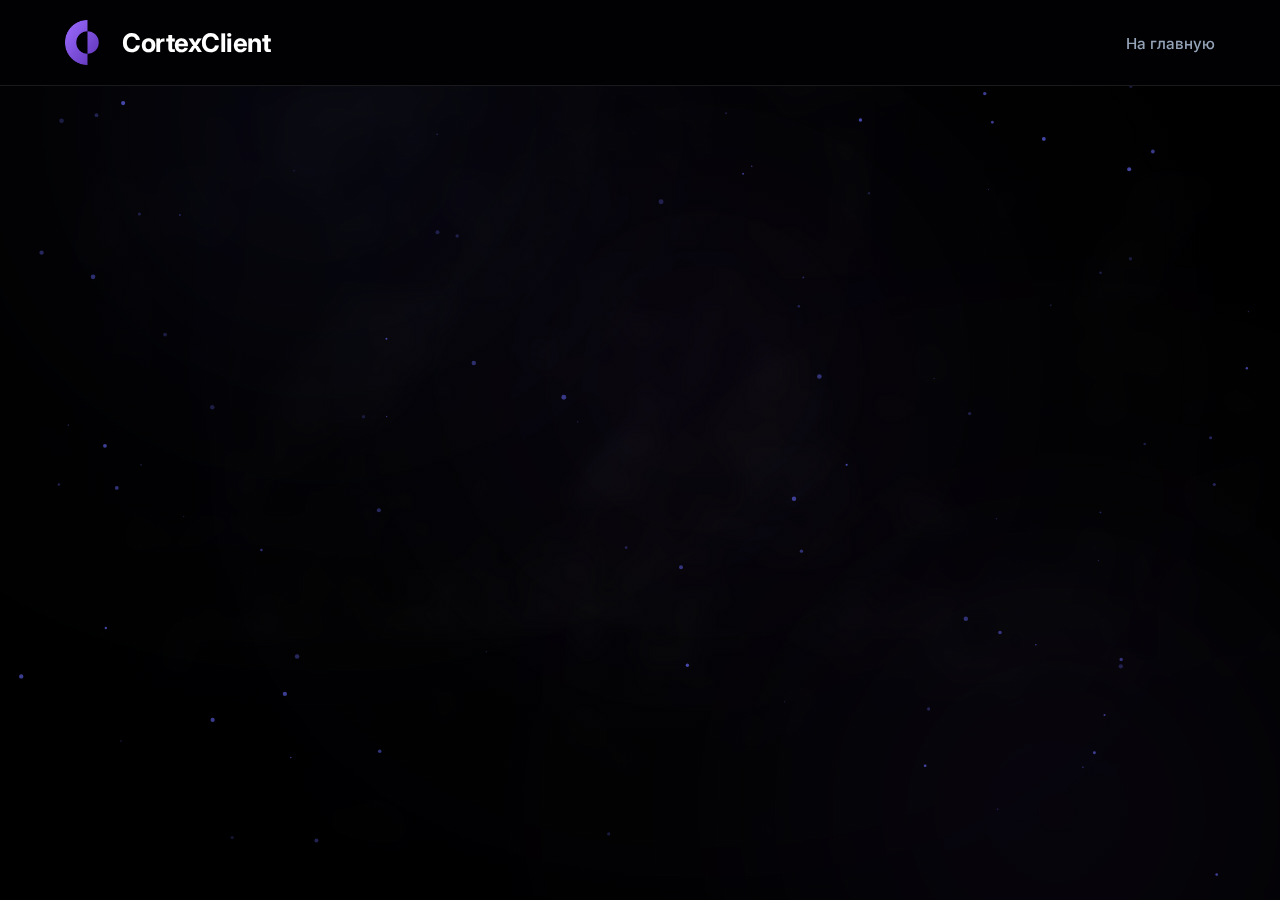
<file: auth.html>
<!DOCTYPE html>
<html lang="ru">
<head>
    <meta charset="UTF-8">
    <meta name="viewport" content="width=device-width, initial-scale=1.0">
    <title>Авторизация - CortexClient</title>
    <link rel="stylesheet" href="style.css">
    <style>
        /* Исправление наложения фона */
        #particles-canvas {
            position: fixed;
            top: 0;
            left: 0;
            width: 100%;
            height: 100%;
            z-index: -1;
            pointer-events: none;
        }

        .background-animation {
            position: fixed;
            top: 0;
            left: 0;
            width: 100%;
            height: 100%;
            z-index: -2;
            pointer-events: none;
        }

        header, .auth-container {
            position: relative;
            z-index: 10;
        }

        /* Стили для кастомной галочки (заглушка вместо капчи) */
        .remember-me {
            display: flex;
            align-items: center;
            gap: 10px;
            margin: 20px 0;
            cursor: pointer;
            color: var(--text-muted);
            font-size: 14px;
            user-select: none;
        }

            .remember-me input {
                display: none;
            }

        .checkbox-custom {
            width: 20px;
            height: 20px;
            border: 2px solid rgba(255, 255, 255, 0.1);
            border-radius: 6px;
            background: rgba(255, 255, 255, 0.05);
            position: relative;
            transition: all 0.3s ease;
        }

        .remember-me input:checked + .checkbox-custom {
            background: var(--primary-color);
            border-color: var(--primary-color);
            box-shadow: 0 0 10px var(--primary-color);
        }

        .checkbox-custom::after {
            content: '✓';
            position: absolute;
            top: 50%;
            left: 50%;
            transform: translate(-50%, -50%);
            color: white;
            font-size: 12px;
            display: none;
        }

        .remember-me input:checked + .checkbox-custom::after {
            display: block;
        }
    </style>
</head>
<body>
    <canvas id="particles-canvas"></canvas>
    <div class="background-animation">
        <div class="orb orb-1"></div>
        <div class="orb orb-2"></div>
        <div class="orb orb-3"></div>
    </div>

    <header>
        <div class="container">
            <nav>
                <a href="index.html" class="logo">
                    <img src="logo.png" alt="Cortex Logo">
                    CortexClient
                </a>
                <div class="nav-links">
                    <a href="index.html">На главную</a>
                </div>
            </nav>
        </div>
    </header>

    <div class="container auth-container">
        <div class="glass-panel auth-box">
            <h2 style="text-align: center; margin-bottom: 30px;">Вход в систему</h2>

            <form id="loginForm" action="#" method="POST">
                <div class="form-group">
                    <label for="login">Логин</label>
                    <input type="text" id="login" name="login" required placeholder="Введите логин">
                </div>

                <div class="form-group">
                    <label for="password">Пароль</label>
                    <input type="password" id="password" name="password" required placeholder="Введите пароль">
                </div>

                <label class="remember-me">
                    <input type="checkbox" id="remember">
                    <div class="checkbox-custom"></div>
                    Запомнить меня на этом устройстве
                </label>

                <button type="submit" class="btn btn-primary" style="width: 100%; margin-top: 10px;">Войти</button>
            </form>

            <div style="text-align: center; margin-top: 20px;">
                <span style="color: var(--text-muted);">Нет аккаунта?</span>
                <a href="register.html" style="color: var(--primary-color); text-decoration: none;">Регистрация</a>
            </div>
        </div>
    </div>

    <script>
        // --- АНИМАЦИЯ ЧАСТИЦ ---
        const canvas = document.getElementById('particles-canvas');
        const ctx = canvas.getContext('2d');
        let particlesArray = [];

        function resizeCanvas() {
        canvas.width = window.innerWidth;
        canvas.height = window.innerHeight;
        }

        window.addEventListener('resize', resizeCanvas);
        resizeCanvas();

        class Particle {
        constructor() {
        this.x = Math.random() * canvas.width;
        this.y = Math.random() * canvas.height;
        this.size = Math.random() * 2 + 0.5;
        this.speedX = Math.random() * 0.5 - 0.25;
        this.speedY = Math.random() * 0.5 - 0.25;
        this.opacity = Math.random() * 0.5 + 0.2;
        }
        update() {
        this.x += this.speedX;
        this.y += this.speedY;
        if (this.x > canvas.width) this.x = 0;
        else if (this.x < 0) this.x = canvas.width;
        if (this.y > canvas.height) this.y = 0;
        else if (this.y < 0) this.y = canvas.height;
        }
        draw() {
        ctx.fillStyle = `rgba(99, 102, 241, ${this.opacity})`;
        ctx.beginPath();
        ctx.arc(this.x, this.y, this.size, 0, Math.PI * 2);
        ctx.fill();
        }
        }

        function initParticles() {
        particlesArray = [];
        for (let i = 0; i < 100; i++) {
        particlesArray.push(new Particle());
        }
        }

        function animateParticles() {
        ctx.clearRect(0, 0, canvas.width, canvas.height);
        for (let i = 0; i < particlesArray.length; i++) {
        particlesArray[i].update();
        particlesArray[i].draw();
        }
        requestAnimationFrame(animateParticles);
        }
        initParticles();
        animateParticles();

        // --- ЛОГИКА ВХОДА ---
        document.getElementById('loginForm').addEventListener('submit', function(e) {
        e.preventDefault();

        const login = document.getElementById('login').value;
        const pass = document.getElementById('password').value;

        // Простая проверка заглушки (admin/admin)
        if (login === 'admin' && pass === 'admin') {
        localStorage.setItem('isLoggedIn', 'true');
        localStorage.setItem('currentUser', login);
        window.location.href = 'dashboard.html';
        } else {
        alert('Ошибка! Попробуйте Логин: admin, Пароль: admin');
        }
        });
    </script>
</body>
</html>
</file>
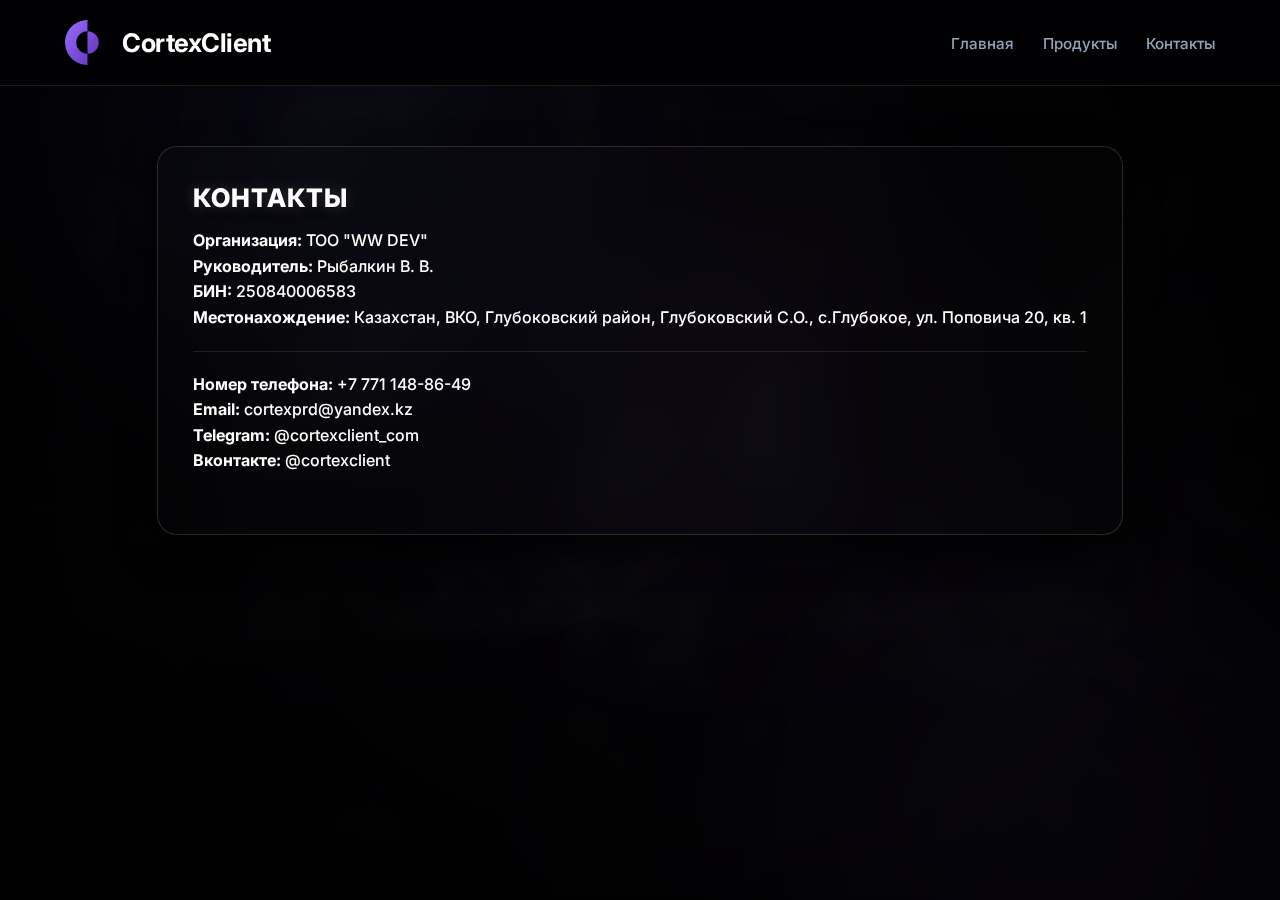
<file: contacts.html>
﻿<!DOCTYPE html>
<html lang="ru">
<head>
    <meta charset="UTF-8">
    <meta name="viewport" content="width=device-width, initial-scale=1.0">
    <title>Контакты — CortexClient</title>
    <link rel="stylesheet" href="style.css">
</head>
<body>
    <div class="background-animation">
        <div class="orb orb-1"></div>
        <div class="orb orb-2"></div>
        <div class="orb orb-3"></div>
    </div>

    <header>
        <div class="container">
            <nav>
                <a href="index.html" class="logo">
                    <img src="logo.png" alt="Logo">
                    CortexClient
                </a>
                <div class="nav-links">
                    <a href="index.html">Главная</a>
                    <a href="index.html#products">Продукты</a>
                    <a href="contacts.html">Контакты</a>
                </div>
            </nav>
        </div>
    </header>

    <main class="container" style="padding: 60px 25px; flex: 1;">
        <div class="glass-panel" style="opacity: 1; transform: translateY(0);">
            <h1 class="product-title">Контакты</h1>
            <div class="product-desc" style="color: #fff;">
                <p><strong>Организация:</strong> ТОО "WW DEV"</p>
                <p><strong>Руководитель:</strong> Рыбалкин В. В.</p>
                <p><strong>БИН:</strong> 250840006583</p>
                <p><strong>Местонахождение:</strong> Казахстан, ВКО, Глубоковский район, Глубоковский С.О., с.Глубокое, ул. Поповича 20, кв. 1</p>
                <hr style="margin: 20px 0; border: 0; border-top: 1px solid rgba(255,255,255,0.1);">
                <p><strong>Номер телефона:</strong> +7 771 148-86-49</p>
                <p><strong>Email:</strong> cortexprd@yandex.kz</p>
                <p><strong>Telegram:</strong> @cortexclient_com</p>
                <p><strong>Вконтакте:</strong> @cortexclient</p>
            </div>
        </div>
    </main>
</body>
</html>
</file>
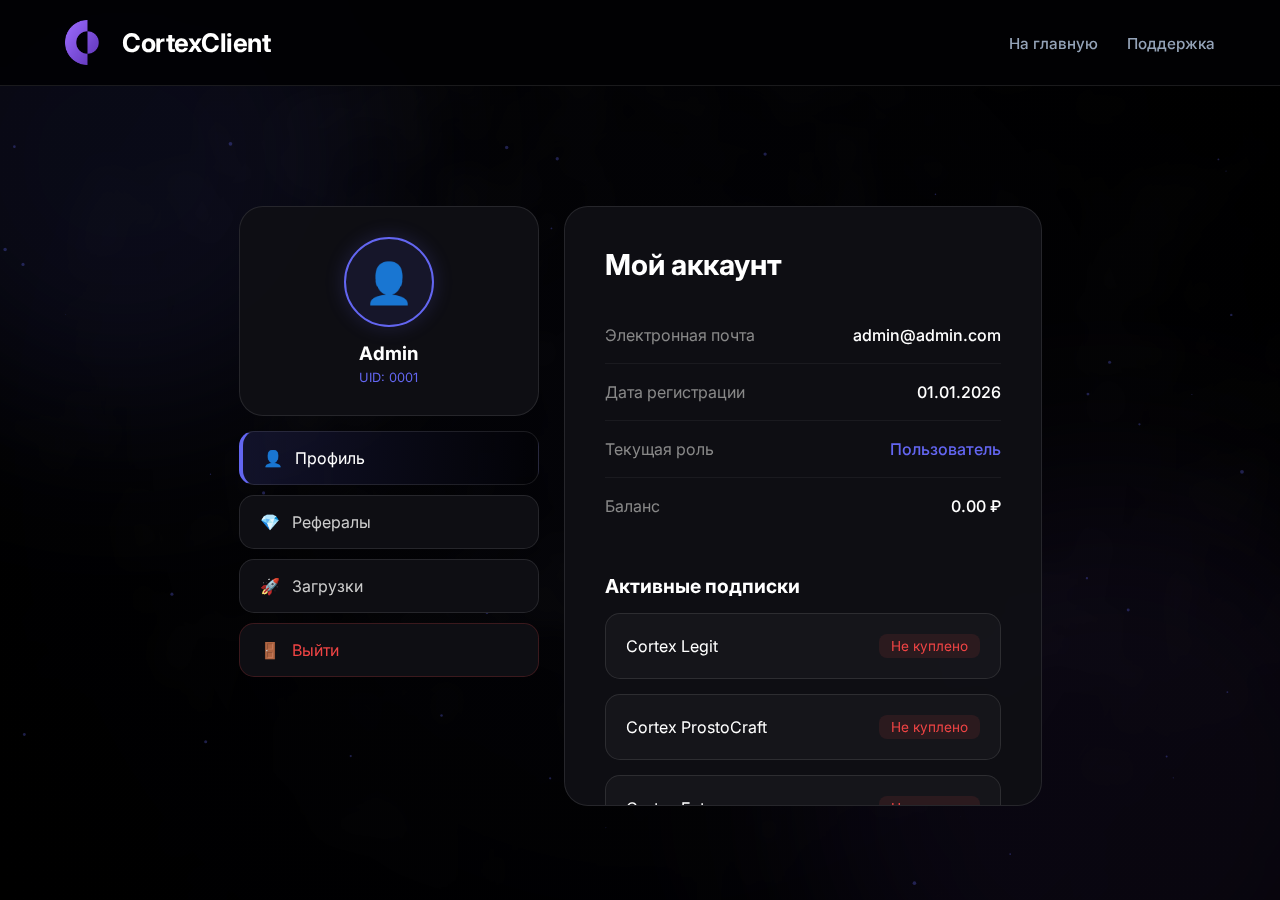
<file: dashboard.html>
﻿<!DOCTYPE html>
<html lang="ru">
<head>
    <meta charset="UTF-8">
    <meta name="viewport" content="width=device-width, initial-scale=1.0">
    <title>Личный кабинет - CortexClient</title>
    <link rel="stylesheet" href="style.css">
    <style>
        /* Интеграция стилей из index.html */
        :root {
            --primary-color: #6366f1;
            --accent-pink: #ff00ff;
            --panel-bg: rgba(15, 15, 20, 0.95);
            --panel-border: rgba(255, 255, 255, 0.1);
        }

        body {
            background-color: #050508;
            margin: 0;
            overflow-x: hidden;
            color: white;
        }

        /* Фоновые сферы как на главной */
        .background-animation {
            position: fixed;
            top: 0;
            left: 0;
            width: 100%;
            height: 100%;
            z-index: -2;
            background: radial-gradient(circle at 50% 50%, #0a0a15 0%, #050508 100%);
        }

        .orb {
            position: absolute;
            border-radius: 50%;
            filter: blur(80px);
            opacity: 0.3;
            mix-blend-mode: screen;
            animation: float-orb 20s infinite alternate ease-in-out;
        }

        .orb-1 {
            width: 500px;
            height: 500px;
            background: rgba(99, 102, 241, 0.3);
            top: -10%;
            left: -10%;
        }

        .orb-2 {
            width: 600px;
            height: 600px;
            background: rgba(139, 92, 246, 0.2);
            bottom: -20%;
            right: -10%;
        }

        @keyframes float-orb {
            0% {
                transform: translate(0, 0) scale(1);
            }

            100% {
                transform: translate(100px, 50px) scale(1.1);
            }
        }

        #particles-canvas {
            position: fixed;
            top: 0;
            left: 0;
            width: 100%;
            height: 100%;
            z-index: -1;
            pointer-events: none;
        }

        /* Контейнер личного кабинета */
        .dashboard-container {
            display: grid;
            grid-template-columns: 300px 1fr;
            gap: 25px;
            max-width: 1100px;
            margin: 120px auto 50px;
            padding: 0 20px;
            position: relative;
            z-index: 10;
        }

        /* Левая панель */
        .sidebar {
            display: flex;
            flex-direction: column;
            gap: 15px;
        }

        .profile-card {
            background: var(--panel-bg);
            border: 1px solid var(--panel-border);
            border-radius: 24px;
            padding: 30px;
            text-align: center;
            backdrop-filter: blur(10px);
        }

        .avatar-circle {
            width: 90px;
            height: 90px;
            background: rgba(99, 102, 241, 0.1);
            border: 2px solid var(--primary-color);
            border-radius: 50%;
            margin: 0 auto 15px;
            display: flex;
            align-items: center;
            justify-content: center;
            font-size: 40px;
            box-shadow: 0 0 20px rgba(99, 102, 241, 0.2);
        }

        .nav-menu {
            display: flex;
            flex-direction: column;
            gap: 10px;
        }

        .nav-item {
            background: var(--panel-bg);
            border: 1px solid var(--panel-border);
            padding: 16px 20px;
            border-radius: 15px;
            color: #ccc;
            cursor: pointer;
            transition: 0.3s;
            display: flex;
            align-items: center;
            gap: 12px;
            text-decoration: none;
            backdrop-filter: blur(10px);
        }

            .nav-item:hover {
                border-color: var(--primary-color);
                color: white;
                transform: translateX(5px);
            }

            .nav-item.active {
                background: linear-gradient(90deg, rgba(99, 102, 241, 0.15), transparent);
                border-left: 4px solid var(--primary-color);
                color: white;
            }

        .btn-exit {
            color: #ef4444;
            border-color: rgba(239, 68, 68, 0.2);
        }

            .btn-exit:hover {
                border-color: #ef4444;
                background: rgba(239, 68, 68, 0.05);
            }

        /* Правая панель (ФИКСИРОВАННАЯ ВЫСОТА) */
        .content-panel {
            background: var(--panel-bg);
            border: 1px solid var(--panel-border);
            border-radius: 24px;
            height: 600px; /* Фиксированный размер */
            padding: 40px;
            overflow-y: auto;
            backdrop-filter: blur(10px);
            position: relative;
        }

            /* Тонкий скроллбара */
            .content-panel::-webkit-scrollbar {
                width: 4px;
            }

            .content-panel::-webkit-scrollbar-thumb {
                background: var(--primary-color);
                border-radius: 10px;
            }

        .tab-content {
            display: none;
        }

            .tab-content.active {
                display: block;
                animation: fadeIn 0.5s ease forwards;
            }

        @keyframes fadeIn {
            from {
                opacity: 0;
                transform: translateY(10px);
            }

            to {
                opacity: 1;
                transform: translateY(0);
            }
        }

        /* Элементы внутри контента */
        .data-row {
            display: flex;
            justify-content: space-between;
            padding: 18px 0;
            border-bottom: 1px solid rgba(255,255,255,0.05);
        }

        .data-label {
            color: #888;
        }

        .data-value {
            font-weight: 500;
        }

        .sub-box {
            background: rgba(255, 255, 255, 0.03);
            border: 1px solid var(--panel-border);
            border-radius: 15px;
            padding: 20px;
            margin-top: 15px;
            display: flex;
            justify-content: space-between;
            align-items: center;
        }

        .status-tag {
            font-size: 0.85rem;
            padding: 4px 12px;
            border-radius: 8px;
            background: rgba(239, 68, 68, 0.1);
            color: #ef4444;
        }

        /* Стилизация инпутов под стиль сайта */
        .dash-input {
            width: 100%;
            background: rgba(255, 255, 255, 0.05);
            border: 1px solid var(--panel-border);
            padding: 15px;
            border-radius: 12px;
            color: white;
            margin-top: 25px;
            outline: none;
        }

            .dash-input:focus {
                border-color: var(--primary-color);
            }

        .full-btn {
            width: 100%;
            margin-top: 15px;
            padding: 16px;
            font-size: 1rem;
            font-weight: 700;
        }
    </style>
</head>
<body>
    <canvas id="particles-canvas"></canvas>

    <div class="background-animation">
        <div class="orb orb-1"></div>
        <div class="orb orb-2"></div>
    </div>

    <header>
        <div class="container">
            <nav>
                <a href="index.html" class="logo">
                    <img src="logo.png" alt="Cortex Logo">
                    CortexClient
                </a>
                <div class="nav-links">
                    <a href="index.html">На главную</a>
                    <a href="https://t.me/cortexclient_com" target="_blank">Поддержка</a>
                </div>
            </nav>
        </div>
    </header>

    <div class="dashboard-container">
        <div class="sidebar">
            <div class="profile-card">
                <div class="avatar-circle">👤</div>
                <h3 id="userNameDisplay">Admin</h3>
                <p style="color: #6366f1; font-size: 0.8rem; margin-top: 5px;">UID: 0001</p>
            </div>

            <div class="nav-menu">
                <div class="nav-item active" onclick="openTab(event, 'profile')"><span>👤</span> Профиль</div>
                <div class="nav-item" onclick="openTab(event, 'referral')"><span>💎</span> Рефералы</div>
                <div class="nav-item" onclick="openTab(event, 'download')"><span>🚀</span> Загрузки</div>
                <a href="auth.html" class="nav-item btn-exit"><span>🚪</span> Выйти</a>
            </div>
        </div>

        <div class="content-panel">

            <div id="profile" class="tab-content active">
                <h2 style="font-size: 1.8rem; margin-bottom: 25px;">Мой аккаунт</h2>

                <div class="data-row">
                    <span class="data-label">Электронная почта</span>
                    <span class="data-value">admin@admin.com</span>
                </div>
                <div class="data-row">
                    <span class="data-label">Дата регистрации</span>
                    <span class="data-value">01.01.2026</span>
                </div>
                <div class="data-row">
                    <span class="data-label">Текущая роль</span>
                    <span class="data-value" style="color: var(--primary-color);">Пользователь</span>
                </div>
                <div class="data-row" style="border: none;">
                    <span class="data-label">Баланс</span>
                    <span class="data-value">0.00 ₽</span>
                </div>

                <h3 style="margin-top: 40px; font-size: 1.2rem;">Активные подписки</h3>

                <div class="sub-box">
                    <span>Cortex Legit</span>
                    <span class="status-tag">Не куплено</span>
                </div>

                <div class="sub-box">
                    <span>Cortex ProstoCraft</span>
                    <span class="status-tag">Не куплено</span>
                </div>

                <div class="sub-box">
                    <span>Cortex Extreme</span>
                    <span class="status-tag">Не куплено</span>
                </div>

                <input type="text" class="dash-input" placeholder="Введите лицензионный ключ">
                <button class="btn btn-primary full-btn">Активировать</button>
            </div>

            <div id="referral" class="tab-content">
                <h2>Реферальная система</h2>
                <p style="color: #888; margin: 15px 0 30px;">Зарабатывайте, приглашая новых пользователей.</p>

                <div class="sub-box" style="background: rgba(99, 102, 241, 0.05); border-color: var(--primary-color);">
                    <div>
                        <div style="font-size: 0.8rem; color: #aaa;">Ваш промокод</div>
                        <div style="font-size: 1.2rem; font-weight: 700; color: #fff;">CORTEX-0001</div>
                    </div>
                    <button class="btn btn-secondary" style="padding: 8px 15px; font-size: 0.8rem;">Копировать</button>
                </div>

                <div style="display: grid; grid-template-columns: 1fr 1fr; gap: 20px; margin-top: 25px;">
                    <div class="sub-box" style="flex-direction: column; align-items: flex-start; gap: 10px;">
                        <span style="color: #888; font-size: 0.8rem;">Всего приглашено</span>
                        <span style="font-size: 1.5rem; font-weight: 700;">0</span>
                    </div>
                    <div class="sub-box" style="flex-direction: column; align-items: flex-start; gap: 10px;">
                        <span style="color: #888; font-size: 0.8rem;">Доступно к выводу</span>
                        <span style="font-size: 1.5rem; font-weight: 700; color: #00ff88;">0.00 ₽</span>
                    </div>
                </div>
            </div>

            <div id="download" class="tab-content" style="text-align: center; padding-top: 40px;">
                <div style="font-size: 4rem; margin-bottom: 20px;">📦</div>
                <h2>Скачать лоадер</h2>
                <p style="color: #888; max-width: 400px; margin: 15px auto 30px;">Для использования DLC необходимо скачать и запустить наш официальный лоадер.</p>

                <div style="background: rgba(255,255,255,0.02); border: 1px dashed var(--panel-border); padding: 30px; border-radius: 20px;">
                    <p style="margin-bottom: 20px;">Последняя версия: <b>Alpha</b></p>
                    <button class="btn btn-primary" style="padding: 15px 40px;">Скачать для Windows</button>
                </div>
            </div>

        </div>
    </div>

    <script>
        // Переключение вкладок
        function openTab(evt, tabName) {
        const contents = document.getElementsByClassName("tab-content");
        for (let i = 0; i < contents.length; i++) contents[i].classList.remove("active");

        const items = document.getElementsByClassName("nav-item");
        for (let i = 0; i < items.length; i++) items[i].classList.remove("active");

        document.getElementById(tabName).classList.add("active");
        evt.currentTarget.classList.add("active");
        }

        // Частицы (код с твоей главной страницы)
        const canvas = document.getElementById('particles-canvas');
        const ctx = canvas.getContext('2d');
        let particlesArray = [];
        function resizeCanvas() { canvas.width = window.innerWidth; canvas.height = window.innerHeight; }
        window.addEventListener('resize', resizeCanvas);
        resizeCanvas();

        class Particle {
        constructor() {
        this.x = Math.random() * canvas.width;
        this.y = Math.random() * canvas.height;
        this.size = Math.random() * 2;
        this.speedX = Math.random() * 0.5 - 0.25;
        this.speedY = Math.random() * 0.5 - 0.25;
        }
        update() {
        this.x += this.speedX; this.y += this.speedY;
        if (this.x > canvas.width) this.x = 0; else if (this.x < 0) this.x = canvas.width;
        if (this.y > canvas.height) this.y = 0; else if (this.y < 0) this.y = canvas.height;
        }
        draw() {
        ctx.fillStyle = 'rgba(99, 102, 241, 0.3)';
        ctx.beginPath(); ctx.arc(this.x, this.y, this.size, 0, Math.PI * 2); ctx.fill();
        }
        }

        function init() { for (let i = 0; i < 80; i++) particlesArray.push(new Particle()); }
        function animate() {
        ctx.clearRect(0, 0, canvas.width, canvas.height);
        particlesArray.forEach(p => { p.update(); p.draw(); });
        requestAnimationFrame(animate);
        }
        init(); animate();
    </script>
</body>
</html>
</file>
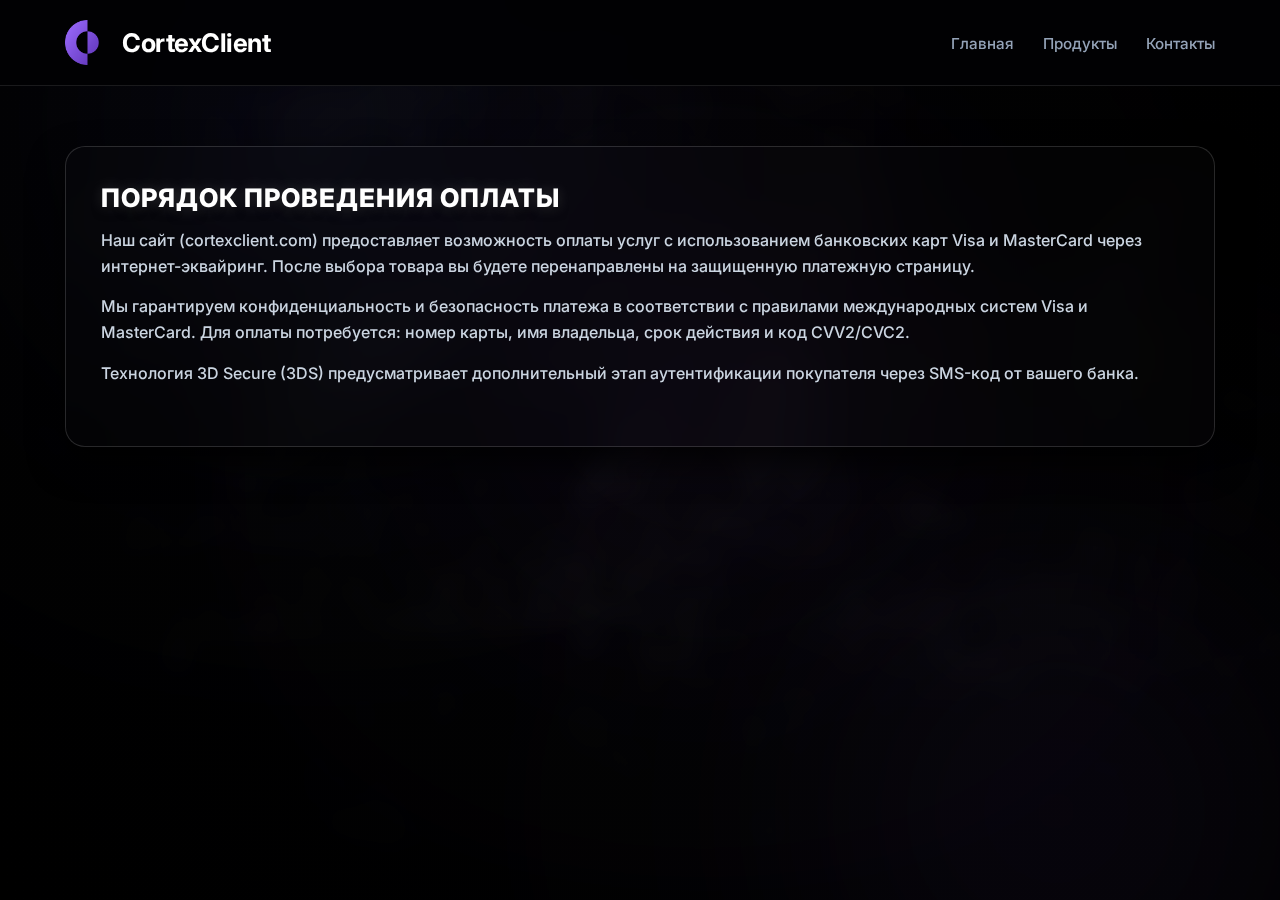
<file: payment.html>
﻿<!DOCTYPE html>
<html lang="ru">
<head>
    <meta charset="UTF-8">
    <meta name="viewport" content="width=device-width, initial-scale=1.0">
    <title>Оплата — CortexClient</title>
    <link rel="stylesheet" href="style.css">
</head>
<body>
    <div class="background-animation">
        <div class="orb orb-1"></div>
        <div class="orb orb-2"></div>
        <div class="orb orb-3"></div>
    </div>

    <header>
        <div class="container">
            <nav>
                <a href="index.html" class="logo">
                    <img src="logo.png" alt="Logo">
                    CortexClient
                </a>
                <div class="nav-links">
                    <a href="index.html">Главная</a>
                    <a href="index.html#products">Продукты</a>
                    <a href="contacts.html">Контакты</a>
                </div>
            </nav>
        </div>
    </header>

    <main class="container" style="padding: 60px 25px; flex: 1;">
        <div class="glass-panel" style="opacity: 1; transform: translateY(0);">
            <h1 class="product-title">Порядок проведения оплаты</h1>
            <div class="product-desc">
                <p>Наш сайт (cortexclient.com) предоставляет возможность оплаты услуг с использованием банковских карт Visa и MasterCard через интернет-эквайринг. После выбора товара вы будете перенаправлены на защищенную платежную страницу.</p>
                <p style="margin-top: 15px;">Мы гарантируем конфиденциальность и безопасность платежа в соответствии с правилами международных систем Visa и MasterCard. Для оплаты потребуется: номер карты, имя владельца, срок действия и код CVV2/CVC2.</p>
                <p style="margin-top: 15px;">Технология 3D Secure (3DS) предусматривает дополнительный этап аутентификации покупателя через SMS-код от вашего банка.</p>
            </div>
        </div>
    </main>
</body>
</html>
</file>
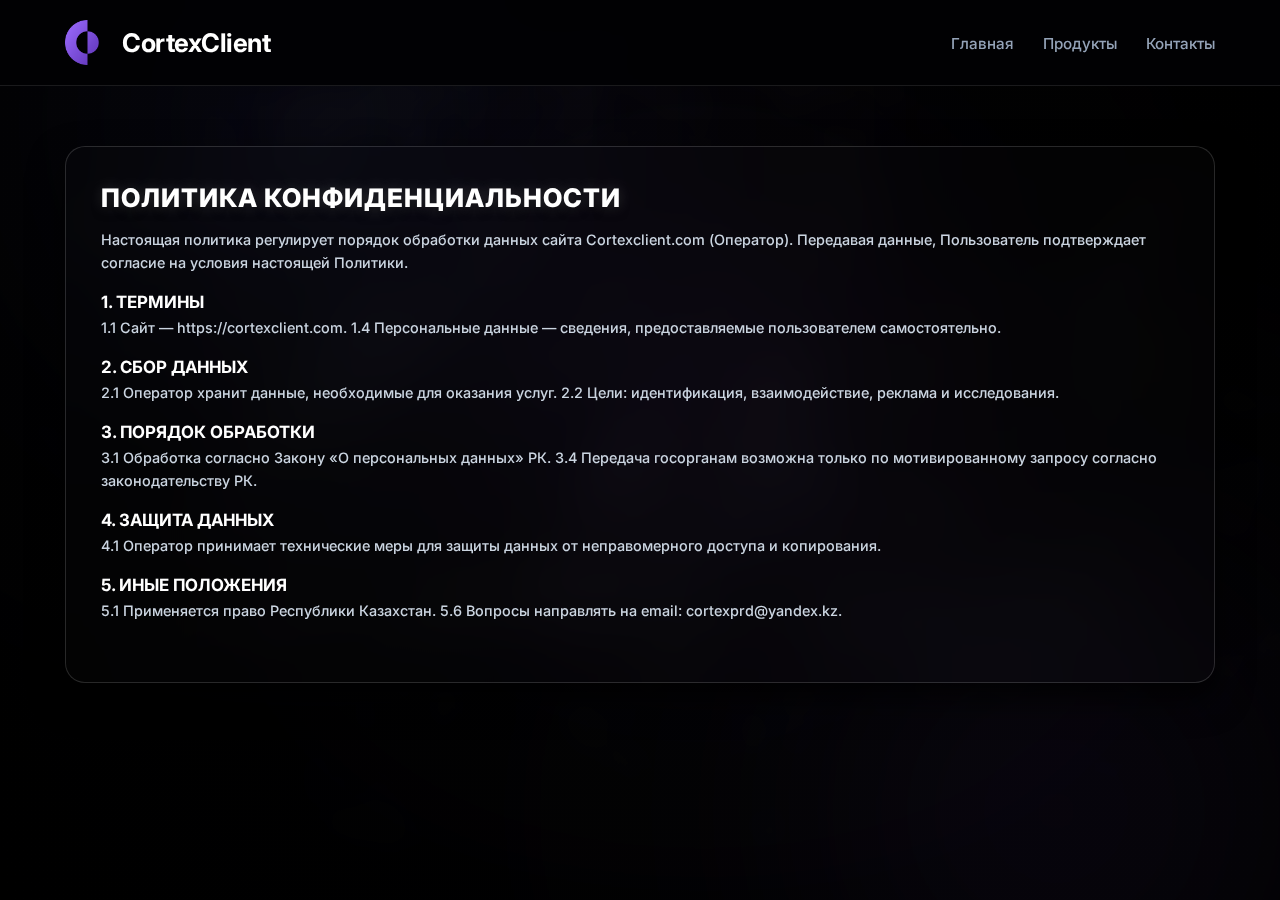
<file: privacy.html>
﻿<!DOCTYPE html>
<html lang="ru">
<head>
    <meta charset="UTF-8">
    <meta name="viewport" content="width=device-width, initial-scale=1.0">
    <title>Политика конфиденциальности — CortexClient</title>
    <link rel="stylesheet" href="style.css">
</head>
<body>
    <div class="background-animation">
        <div class="orb orb-1"></div>
        <div class="orb orb-2"></div>
        <div class="orb orb-3"></div>
    </div>

    <header>
        <div class="container">
            <nav>
                <a href="index.html" class="logo">
                    <img src="logo.png" alt="Logo">
                    CortexClient
                </a>
                <div class="nav-links">
                    <a href="index.html">Главная</a>
                    <a href="index.html#products">Продукты</a>
                    <a href="contacts.html">Контакты</a>
                </div>
            </nav>
        </div>
    </header>

    <main class="container" style="padding: 60px 25px; flex: 1;">
        <div class="glass-panel" style="opacity: 1; transform: translateY(0); max-height: 80vh; overflow-y: auto;">
            <h1 class="product-title">Политика конфиденциальности</h1>
            <div class="product-desc" style="font-size: 0.9rem;">
                <p>Настоящая политика регулирует порядок обработки данных сайта Cortexclient.com (Оператор). Передавая данные, Пользователь подтверждает согласие на условия настоящей Политики.</p>
                <h3 style="color:#fff; margin-top:15px;">1. ТЕРМИНЫ</h3>
                <p>1.1 Сайт — https://cortexclient.com. 1.4 Персональные данные — сведения, предоставляемые пользователем самостоятельно.</p>
                <h3 style="color:#fff; margin-top:15px;">2. СБОР ДАННЫХ</h3>
                <p>2.1 Оператор хранит данные, необходимые для оказания услуг. 2.2 Цели: идентификация, взаимодействие, реклама и исследования.</p>
                <h3 style="color:#fff; margin-top:15px;">3. ПОРЯДОК ОБРАБОТКИ</h3>
                <p>3.1 Обработка согласно Закону «О персональных данных» РК. 3.4 Передача госорганам возможна только по мотивированному запросу согласно законодательству РК.</p>
                <h3 style="color:#fff; margin-top:15px;">4. ЗАЩИТА ДАННЫХ</h3>
                <p>4.1 Оператор принимает технические меры для защиты данных от неправомерного доступа и копирования.</p>
                <h3 style="color:#fff; margin-top:15px;">5. ИНЫЕ ПОЛОЖЕНИЯ</h3>
                <p>5.1 Применяется право Республики Казахстан. 5.6 Вопросы направлять на email: cortexprd@yandex.kz.</p>
            </div>
        </div>
    </main>
</body>
</html>
</file>
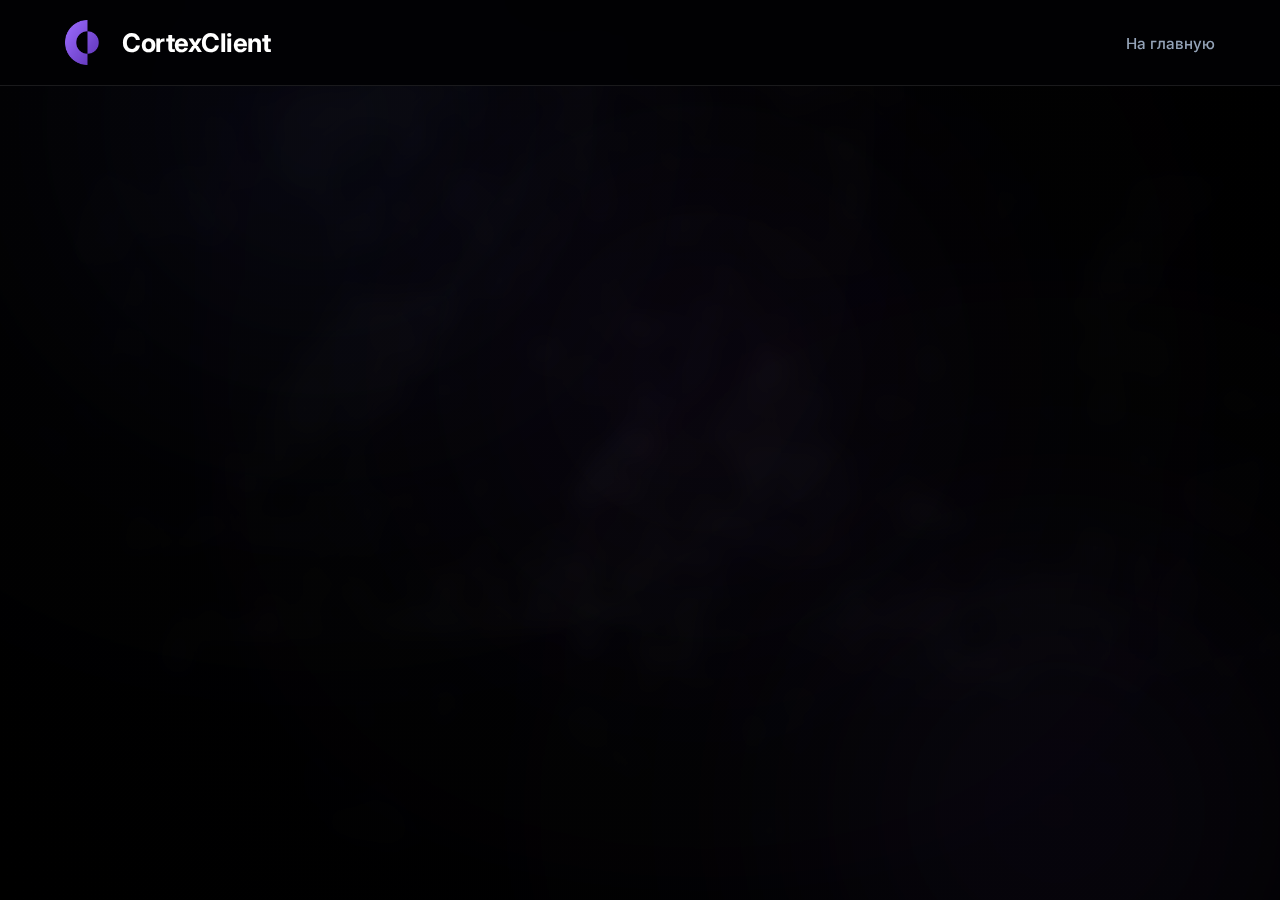
<file: register.html>
﻿<!DOCTYPE html>
<html lang="ru">
<head>
    <meta charset="UTF-8">
    <meta name="viewport" content="width=device-width, initial-scale=1.0">
    <title>Регистрация - CortexClient</title>
    <link rel="stylesheet" href="style.css">
    <script src="https://www.google.com/recaptcha/api.js" async defer></script>
</head>
<body>
    <div class="background-animation">
        <div class="orb orb-1"></div>
        <div class="orb orb-2"></div>
        <div class="orb orb-3"></div>
    </div>

    <header>
        <div class="container">
            <nav>
                <a href="index.html" class="logo">
                    <img src="logo.png" alt="Cortex Logo">
                    CortexClient
                </a>
                <div class="nav-links">
                    <a href="index.html">На главную</a>
                </div>
            </nav>
        </div>
    </header>

    <div class="container auth-container">
        <div class="glass-panel auth-box">
            <h2 style="text-align: center; margin-bottom: 30px;">Создать аккаунт</h2>

            <form action="#" method="POST">
                <div class="form-group">
                    <label for="reg-login">Придумайте логин</label>
                    <input type="text" id="reg-login" name="login" required placeholder="Введите логин">
                </div>

                <div class="form-group">
                    <label for="reg-email">Электронная почта</label>
                    <input type="email" id="reg-email" name="email" required placeholder="example@mail.com">
                </div>

                <div class="form-group">
                    <label for="reg-password">Придумайте пароль</label>
                    <input type="password" id="reg-password" name="password" required placeholder="Минимум 6 символов">
                </div>

                <div class="form-group">
                    <label for="confirm-password">Повторите пароль</label>
                    <input type="password" id="confirm-password" name="confirm-password" required placeholder="Введите пароль еще раз">
                </div>

                <div class="g-recaptcha" data-sitekey="6Ld_K28sAAAAAG4ZXkuF4DmTitZqwpVSvxOGKHPk" style="margin-bottom: 20px;"></div>

                <button type="submit" class="btn btn-primary" style="width: 100%;">Зарегистрироваться</button>
            </form>

            <div style="text-align: center; margin-top: 20px;">
                <span style="color: var(--text-muted);">Уже есть аккаунт?</span>
                <a href="auth.html" style="color: var(--primary-color); text-decoration: none;">Войти</a>
            </div>
        </div>
    </div>
</body>
</html>
</file>
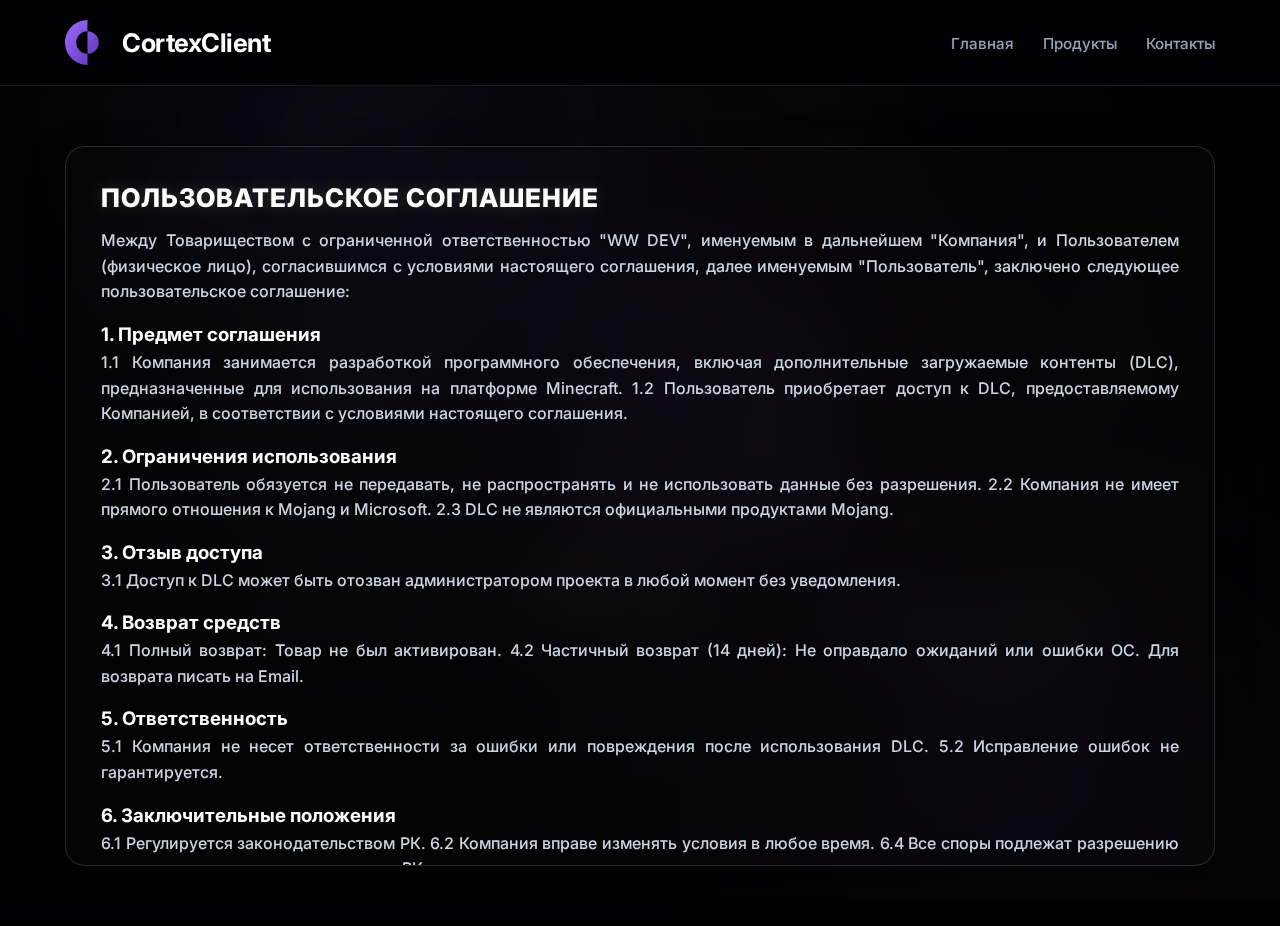
<file: terms.html>
﻿<!DOCTYPE html>
<html lang="ru">
<head>
    <meta charset="UTF-8">
    <meta name="viewport" content="width=device-width, initial-scale=1.0">
    <title>Договор оферты — CortexClient</title>
    <link rel="stylesheet" href="style.css">
</head>
<body>
    <div class="background-animation">
        <div class="orb orb-1"></div>
        <div class="orb orb-2"></div>
        <div class="orb orb-3"></div>
    </div>

    <header>
        <div class="container">
            <nav>
                <a href="index.html" class="logo">
                    <img src="logo.png" alt="Logo">
                    CortexClient
                </a>
                <div class="nav-links">
                    <a href="index.html">Главная</a>
                    <a href="index.html#products">Продукты</a>
                    <a href="contacts.html">Контакты</a>
                </div>
            </nav>
        </div>
    </header>

    <main class="container" style="padding: 60px 25px; flex: 1;">
        <div class="glass-panel" style="opacity: 1; transform: translateY(0); max-height: 80vh; overflow-y: auto;">
            <h1 class="product-title">Пользовательское соглашение</h1>
            <div class="product-desc" style="text-align: justify;">
                <p>Между Товариществом с ограниченной ответственностью "WW DEV", именуемым в дальнейшем "Компания", и Пользователем (физическое лицо), согласившимся с условиями настоящего соглашения, далее именуемым "Пользователь", заключено следующее пользовательское соглашение:</p>
                <h3 style="color:#fff; margin-top:15px;">1. Предмет соглашения</h3>
                <p>1.1 Компания занимается разработкой программного обеспечения, включая дополнительные загружаемые контенты (DLC), предназначенные для использования на платформе Minecraft. 1.2 Пользователь приобретает доступ к DLC, предоставляемому Компанией, в соответствии с условиями настоящего соглашения.</p>
                <h3 style="color:#fff; margin-top:15px;">2. Ограничения использования</h3>
                <p>2.1 Пользователь обязуется не передавать, не распространять и не использовать данные без разрешения. 2.2 Компания не имеет прямого отношения к Mojang и Microsoft. 2.3 DLC не являются официальными продуктами Mojang.</p>
                <h3 style="color:#fff; margin-top:15px;">3. Отзыв доступа</h3>
                <p>3.1 Доступ к DLC может быть отозван администратором проекта в любой момент без уведомления.</p>
                <h3 style="color:#fff; margin-top:15px;">4. Возврат средств</h3>
                <p>4.1 Полный возврат: Товар не был активирован. 4.2 Частичный возврат (14 дней): Не оправдало ожиданий или ошибки ОС. Для возврата писать на Email.</p>
                <h3 style="color:#fff; margin-top:15px;">5. Ответственность</h3>
                <p>5.1 Компания не несет ответственности за ошибки или повреждения после использования DLC. 5.2 Исправление ошибок не гарантируется.</p>
                <h3 style="color:#fff; margin-top:15px;">6. Заключительные положения</h3>
                <p>6.1 Регулируется законодательством РК. 6.2 Компания вправе изменять условия в любое время. 6.4 Все споры подлежат разрешению в соответствии с законодательством РК.</p>
            </div>
        </div>
    </main>
</body>
</html>
</file>
<file: style.css>
/* CortexClient Official Style 
   Palette: Deep Black, Indigo, Violet, Purple 
*/

@import url('https://fonts.googleapis.com/css2?family=Inter:wght@300;400;600;700;800;900&display=swap');

:root {
    --primary-color: #6366f1; /* Indigo */
    --secondary-color: #8b5cf6; /* Violet */
    --accent-color: #a855f7; /* Purple */
    --bg-color: #010103; /* ����� ������ */
    --glass-bg: rgba(255, 255, 255, 0.01); /* ������-���������� ������ */
    --glass-border: rgba(255, 255, 255, 0.15);
    --text-color: #ffffff;
    --text-muted: #cbd5e1;
    --card-glow: rgba(99, 102, 241, 0.15);
}

* {
    margin: 0;
    padding: 0;
    box-sizing: border-box;
    font-family: 'Inter', sans-serif;
    scroll-behavior: smooth;
}

body {
    background-color: var(--bg-color);
    color: var(--text-color);
    overflow-x: hidden;
    min-height: 100vh;
    display: flex;
    flex-direction: column;
}

/* --- �������� � ������� --- */
.character-container {
    position: absolute;
    top: 0;
    left: 0;
    width: 400px;
    height: 100%;
    z-index: 1;
    pointer-events: none;
}

.character-wrapper {
    position: sticky;
    top: 15vh;
    height: 70vh;
    display: flex;
    justify-content: center;
    align-items: center;
}

#minecraft-person {
    width: 380px;
    height: auto;
    filter: drop-shadow(0 0 30px rgba(124, 58, 237, 0.4));
    transition: transform 0.2s ease-out;
    position: relative;
    z-index: 5;
}

.character-glow {
    position: absolute;
    width: 300px;
    height: 500px;
    background: var(--primary-color);
    filter: blur(120px);
    opacity: 0.25;
    z-index: 2;
}

.bubble {
    position: absolute;
    background: rgba(255, 255, 255, 0.15);
    border: 1px solid rgba(255, 255, 255, 0.2);
    border-radius: 50%;
    animation: bubbleUp 4s linear forwards;
    z-index: 1;
}

@keyframes bubbleUp {
    0% {
        transform: translateY(0) scale(1);
        opacity: 0;
    }

    20% {
        opacity: 0.5;
    }

    100% {
        transform: translateY(-400px) scale(0.5);
        opacity: 0;
    }
}

@media (max-width: 1400px) {
    .character-container {
        display: none;
    }
}

/* --- ������������ ��� --- */
.background-animation {
    position: fixed;
    top: 0;
    left: 0;
    width: 100%;
    height: 100%;
    z-index: -1;
    background-color: var(--bg-color);
    overflow: hidden;
}

    .background-animation::before {
        content: "";
        position: absolute;
        top: 0;
        left: 0;
        width: 100%;
        height: 100%;
        background-image: url('fon.jpg');
        background-size: cover;
        background-position: center;
        background-repeat: no-repeat;
        opacity: 0.15;
        z-index: -3;
    }

    .background-animation::after {
        content: "";
        position: absolute;
        top: 0;
        left: 0;
        width: 100%;
        height: 100%;
        backdrop-filter: blur(10px);
        background: radial-gradient(circle at center, rgba(1, 1, 3, 0.6) 0%, rgba(0, 0, 0, 0.98) 100%);
        z-index: -2;
    }

.orb {
    position: absolute;
    border-radius: 50%;
    filter: blur(160px);
    opacity: 0.12;
    mix-blend-mode: screen;
}

.orb-1 {
    top: -15%;
    left: 5%;
    width: 40vw;
    height: 40vw;
    background: radial-gradient(circle, var(--primary-color), transparent);
    animation: moveOrb1 25s infinite alternate ease-in-out;
}

.orb-2 {
    bottom: -15%;
    right: 0%;
    width: 35vw;
    height: 35vw;
    background: radial-gradient(circle, var(--secondary-color), transparent);
    animation: moveOrb2 30s infinite alternate-reverse ease-in-out;
}

.orb-3 {
    top: 20%;
    left: 40%;
    width: 30vw;
    height: 30vw;
    background: radial-gradient(circle, var(--accent-color), transparent);
    animation: moveOrb3 20s infinite linear;
}

@keyframes moveOrb1 {
    0% {
        transform: translate(0, 0) scale(1);
    }

    100% {
        transform: translate(10vw, 15vh) scale(1.1);
    }
}

@keyframes moveOrb2 {
    0% {
        transform: translate(0, 0);
    }

    100% {
        transform: translate(-15vw, -20vh);
    }
}

@keyframes moveOrb3 {
    0% {
        transform: translate(0, 0);
        opacity: 0.08;
    }

    50% {
        transform: translate(-5vw, 5vh);
        opacity: 0.15;
    }

    100% {
        transform: translate(0, 0);
        opacity: 0.08;
    }
}

/* --- �������� ��������� ������ --- */
@keyframes fadeInUp {
    from {
        opacity: 0;
        transform: translateY(30px);
    }

    to {
        opacity: 1;
        transform: translateY(0);
    }
}

/* --- ����� ����� ������� --- */
.glass-panel, .stat-card, .feature-item, .product-card {
    position: relative;
    background: var(--glass-bg);
    backdrop-filter: blur(25px);
    -webkit-backdrop-filter: blur(25px);
    border: 1px solid var(--glass-border);
    border-radius: 20px;
    padding: 2.2rem;
    box-shadow: 0 15px 35px rgba(0, 0, 0, 0.8);
    overflow: hidden;
    z-index: 10;
    opacity: 0;
    animation: fadeInUp 0.8s ease-out forwards;
    transition: all 0.5s cubic-bezier(0.23, 1, 0.32, 1);
    display: flex;
    flex-direction: column;
}

    .product-card .btn,
    .product-card .btn-disabled {
        margin-top: auto;
        align-self: flex-start;
    }

.stat-card {
    padding: 1.2rem 1.5rem;
    min-height: auto;
}

    .glass-panel::before, .stat-card::before, .feature-item::before, .product-card::before {
        content: "";
        position: absolute;
        top: 0;
        left: 0;
        right: 0;
        bottom: 0;
        background: radial-gradient(circle at center, var(--card-glow) 0%, transparent 75%);
        opacity: 0;
        transition: opacity 0.6s ease;
        z-index: -1;
    }

    .glass-panel:hover, .stat-card:hover, .feature-item:hover, .product-card:hover {
        transform: translateY(-8px);
        background: rgba(255, 255, 255, 0.05);
        border-color: rgba(255, 255, 255, 0.3);
    }

        .glass-panel:hover::before, .stat-card:hover::before, .feature-item:hover::before, .product-card:hover::before {
            opacity: 1;
        }

    .glass-panel:active, .stat-card:active, .feature-item:active, .product-card:active {
        transform: scale(0.98);
    }

/* --- ����� --- */
.product-title {
    margin-bottom: 15px;
    color: #ffffff;
    font-size: 1.6rem;
    font-weight: 800;
    letter-spacing: 1px;
    text-transform: uppercase;
    text-shadow: 0 0 15px rgba(255, 255, 255, 0.2), 0 4px 10px rgba(0, 0, 0, 0.5);
}

.stat-value {
    font-size: 1.8rem;
    font-weight: 900;
    color: #ffffff;
    margin-bottom: 2px;
    text-shadow: 0 5px 15px rgba(0, 0, 0, 0.5);
    word-wrap: break-word;
    display: block;
    line-height: 1.1;
}

.stat-label {
    font-size: 0.85rem;
    color: var(--text-muted);
    font-weight: 600;
    text-transform: uppercase;
    letter-spacing: 1px;
}

.feature-title {
    font-size: 1.4rem;
    font-weight: 700;
    margin-bottom: 10px;
    color: #ffffff;
    text-shadow: 0 2px 8px rgba(0, 0, 0, 0.4);
}

.product-desc {
    color: var(--text-muted);
    line-height: 1.6;
    font-weight: 500;
    margin-bottom: 25px;
}

/* �������� ��������� ��������� */
.stat-card:nth-child(1) {
    animation-delay: 0.1s;
}

.stat-card:nth-child(2) {
    animation-delay: 0.2s;
}

.stat-card:nth-child(3) {
    animation-delay: 0.3s;
}

.stat-card:nth-child(4) {
    animation-delay: 0.4s;
}

.product-card:nth-child(1) {
    animation-delay: 0.3s;
}

.product-card:nth-child(2) {
    animation-delay: 0.5s;
}

.product-card:nth-child(3) {
    animation-delay: 0.7s;
}

.feature-item {
    animation-delay: 0.6s;
}

/* --- HEADER --- */
header {
    padding: 20px 0;
    position: sticky;
    top: 0;
    z-index: 100;
    background: rgba(1, 1, 3, 0.9);
    backdrop-filter: blur(15px);
    border-bottom: 1px solid rgba(255, 255, 255, 0.1);
}

nav {
    display: flex;
    justify-content: space-between;
    align-items: center;
}

.logo {
    display: flex;
    align-items: center;
    gap: 12px;
    font-weight: 700;
    font-size: 1.6rem;
    text-decoration: none;
    color: #fff;
    letter-spacing: -0.5px;
}

    .logo img {
        height: 45px;
    }

.nav-links a {
    color: #94a3b8;
    text-decoration: none;
    margin-left: 25px;
    font-size: 0.95rem;
    font-weight: 500;
    transition: 0.3s;
}

    .nav-links a:hover {
        color: #fff;
        text-shadow: 0 0 8px var(--primary-color);
    }

/* --- BUTTONS --- */
.btn {
    padding: 12px 24px;
    border-radius: 10px;
    text-decoration: none;
    font-weight: 600;
    font-size: 0.95rem;
    transition: all 0.3s ease;
    display: inline-block;
    border: none;
    cursor: pointer;
}

.btn-primary {
    background: linear-gradient(135deg, var(--primary-color), var(--secondary-color));
    color: white;
    box-shadow: 0 4px 15px rgba(99, 102, 241, 0.3);
}

    .btn-primary:hover {
        box-shadow: 0 0 25px rgba(99, 102, 241, 0.6);
        transform: translateY(-2px);
    }

.btn-secondary {
    background: rgba(255, 255, 255, 0.05);
    color: white;
    border: 1px solid rgba(255, 255, 255, 0.1);
}

    .btn-secondary:hover {
        background: rgba(255, 255, 255, 0.1);
        border-color: var(--primary-color);
    }

.btn-disabled {
    background: #111827;
    color: #4b5563;
    cursor: not-allowed;
    border: 1px solid #1f2937;
}

/* --- HERO --- */
.hero {
    text-align: center;
    padding: 100px 0 60px;
}

    .hero h1 {
        font-size: 4.5rem;
        margin-bottom: 20px;
        background: linear-gradient(to bottom, #ffffff 40%, #a855f7 100%);
        -webkit-background-clip: text;
        -webkit-text-fill-color: transparent;
        font-weight: 800;
    }

    .hero p {
        font-size: 1.2rem;
        color: #94a3b8;
        max-width: 650px;
        margin: 0 auto 40px;
        line-height: 1.6;
    }

.hero-buttons {
    display: flex;
    justify-content: center;
    gap: 15px;
    margin-bottom: 80px;
}

/* --- GRID LAYOUTS --- */
.container {
    max-width: 1200px;
    margin: 0 auto;
    padding: 0 25px;
}

.stats-grid {
    display: grid;
    grid-template-columns: repeat(auto-fit, minmax(220px, 1fr));
    gap: 20px;
    margin-bottom: 80px;
}

.products-grid {
    display: grid;
    grid-template-columns: repeat(auto-fit, minmax(260px, 1fr));
    gap: 25px;
    margin-bottom: 80px;
}

/* --- FEATURES --- */
.section-title {
    text-align: center;
    font-size: 2.5rem;
    margin-bottom: 50px;
    color: #fff;
}

.features-grid {
    display: grid;
    grid-template-columns: repeat(auto-fit, minmax(300px, 1fr));
    gap: 20px;
    margin-bottom: 80px;
}

/* --- VIDEO --- */
.video-section {
    padding: 40px;
    margin-bottom: 100px;
}

.video-container {
    position: relative;
    padding-bottom: 56.25%;
    height: 0;
    border-radius: 15px;
    overflow: hidden;
    margin-top: 30px;
}

    .video-container iframe {
        position: absolute;
        top: 0;
        left: 0;
        width: 100%;
        height: 100%;
    }

/* --- FOOTER --- */
footer {
    background: #010103;
    padding: 80px 0 30px;
    border-top: 1px solid rgba(255, 255, 255, 0.1);
}

.footer-grid {
    display: grid;
    grid-template-columns: repeat(auto-fit, minmax(200px, 1fr));
    gap: 40px;
    margin-bottom: 50px;
}

.footer-col h4 {
    color: #fff;
    margin-bottom: 20px;
}

.footer-col ul {
    list-style: none;
}

.footer-col li {
    margin-bottom: 12px;
}

.footer-col a {
    color: #94a3b8;
    text-decoration: none;
    transition: 0.3s;
}

    .footer-col a:hover {
        color: var(--primary-color);
        padding-left: 5px;
    }

.copyright {
    text-align: center;
    color: #334155;
    font-size: 0.9rem;
    padding-top: 30px;
    border-top: 1px solid rgba(255,255,255,0.02);
}

/* --- AUTH PAGE SPECIFICS --- */
.auth-container {
    flex: 1;
    display: flex;
    align-items: center;
    justify-content: center;
    padding: 40px 0;
}

.auth-box {
    width: 100%;
    max-width: 450px;
}

.form-group {
    margin-bottom: 20px;
}

    .form-group label {
        display: block;
        margin-bottom: 8px;
        color: #94a3b8;
        font-size: 0.9rem;
    }

    .form-group input {
        width: 100%;
        padding: 12px;
        background: rgba(0,0,0,0.3);
        border: 1px solid rgba(255, 255, 255, 0.1);
        border-radius: 8px;
        color: #fff;
        outline: none;
    }

        .form-group input:focus {
            border-color: var(--primary-color);
            background: rgba(0,0,0,0.5);
        }
</file>
